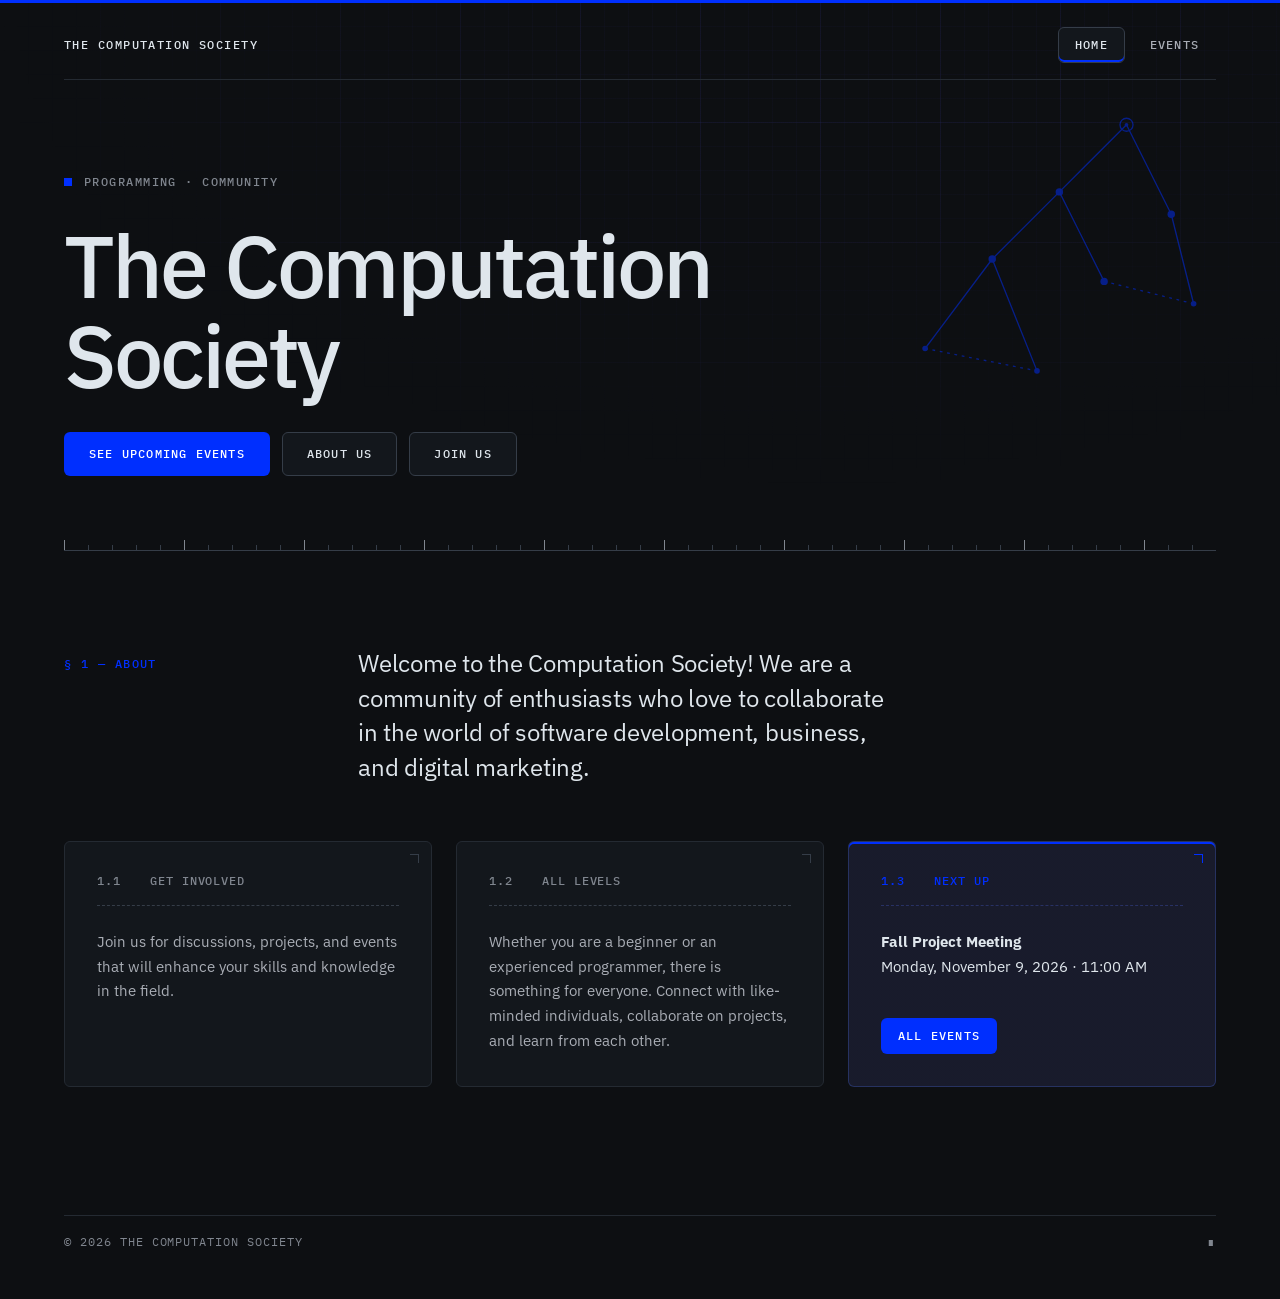
<file: site/index.html>
<!DOCTYPE html>
<html lang="en">
<head>
    <meta charset="UTF-8">
    <meta name="viewport" content="width=device-width, initial-scale=1.0">
    <title>The Computation Society</title>
    <link rel="stylesheet" href="static/style.css">
    <script async src="https://tally.so/widgets/embed.js"></script>
</head>
<body>

    <header class="site-header">
        <a class="brand" href="index.html">The Computation Society</a>
        <nav class="site-nav" aria-label="Main">
            <a class="btn btn-ghost is-current" href="index.html">Home</a>
            <a class="btn btn-ghost" href="events.html">Events</a>
        </nav>
    </header>

    <main>
        <section class="hero">
            <p class="eyebrow">Programming &middot; Community</p>
            <h1>The Computation Society</h1>
            <div class="button-row">
                <a class="btn btn-primary" href="events.html">See upcoming events</a>
                <a class="btn btn-secondary" href="#about">About us</a>
                <button type="button" class="btn btn-secondary" data-tally-open="aOOa29" data-tally-hide-title="1" data-tally-emoji-text="╰(*°▽°*)╯" data-tally-emoji-animation="bounce" data-tally-auto-close="1000">Join us</button>
            </div>
            <div class="ruler" aria-hidden="true"></div>
        </section>

        <section class="section" id="about">
            <p class="section-label">&sect; 1 &mdash; About</p>
            <p class="lead">Welcome to the Computation Society! We are a community of enthusiasts who love to collaborate in the world of software development, business, and digital marketing.</p>

            <div class="cards">
                <article class="card">
                    <p class="card-label">1.1 &emsp; Get involved</p>
                    <p>Join us for discussions, projects, and events that will enhance your skills and knowledge in the field.</p>
                </article>
                <article class="card">
                    <p class="card-label">1.2 &emsp; All levels</p>
                    <p>Whether you are a beginner or an experienced programmer, there is something for everyone. Connect with like-minded individuals, collaborate on projects, and learn from each other.</p>
                </article>
                <article class="card card-featured">
                    <p class="card-label">1.3 &emsp; Next up</p>
                    <p><strong>Fall Project Meeting</strong><br>Monday, November 9, 2026 &middot; 11:00 AM</p>
                    <a class="btn btn-primary btn-small" href="events.html">All events</a>
                </article>
            </div>
        </section>

    </main>

    <footer class="site-footer">
        <span>&copy; 2026 The Computation Society</span>
        <span aria-hidden="true">&#8718;</span>
    </footer>

</body>
</html>
</file>
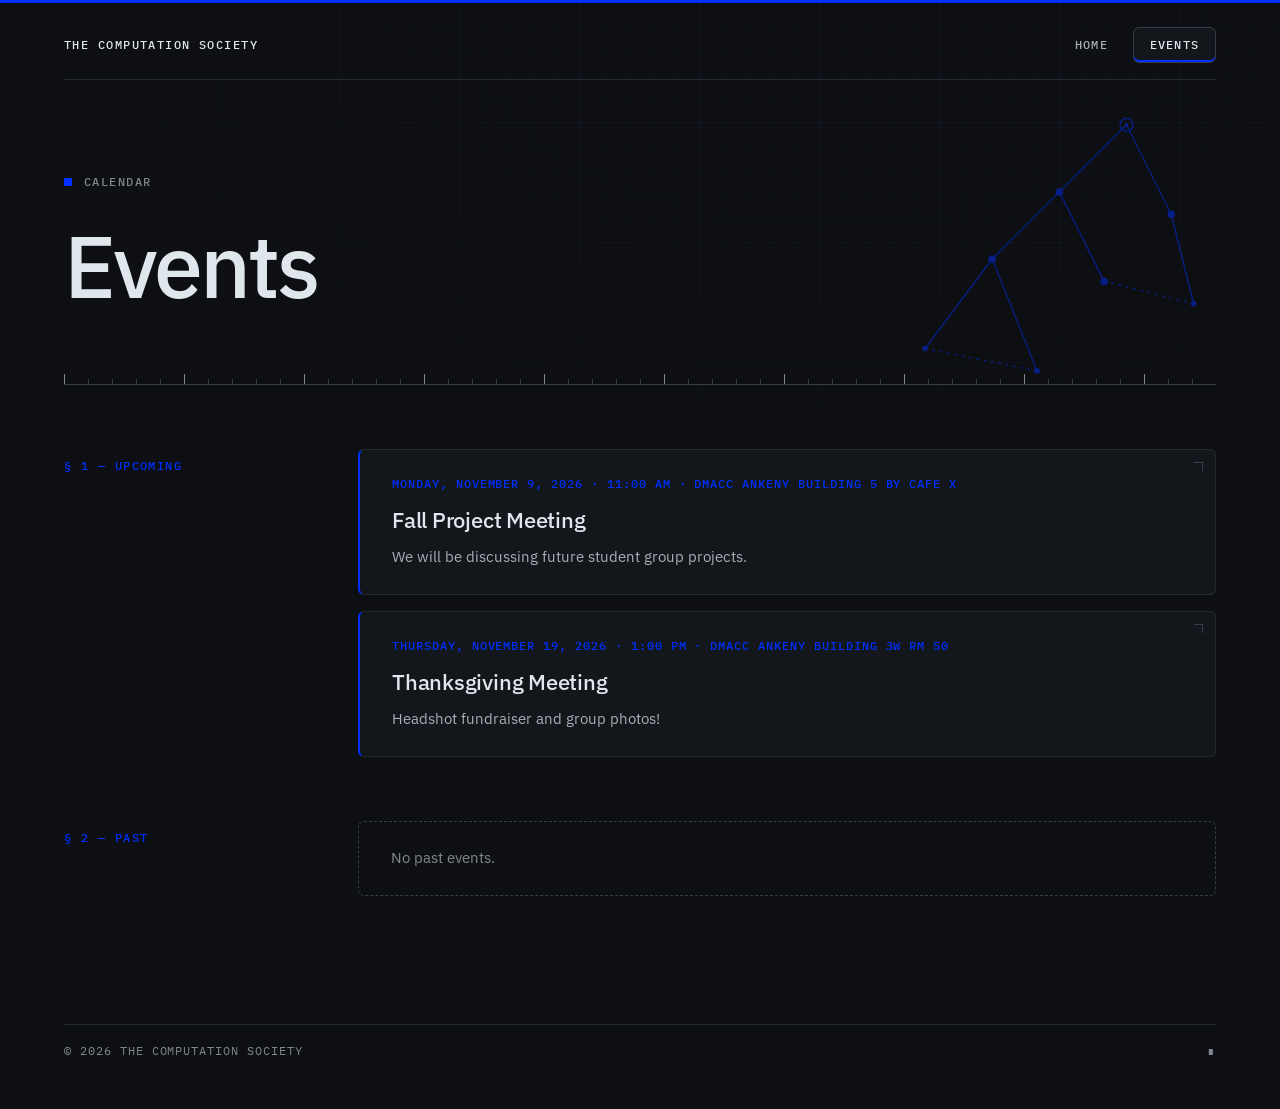
<file: site/events.html>
<!DOCTYPE html>
<html lang="en">
<head>
    <meta charset="UTF-8">
    <meta name="viewport" content="width=device-width, initial-scale=1.0">
    <title>Events | The Computation Society</title>
    <link rel="stylesheet" href="static/style.css">
    <script async src="https://tally.so/widgets/embed.js"></script>
</head>
<body>

    <header class="site-header">
        <a class="brand" href="index.html">The Computation Society</a>
        <nav class="site-nav" aria-label="Main">
            <a class="btn btn-ghost" href="index.html">Home</a>
            <a class="btn btn-ghost is-current" href="events.html">Events</a>
        </nav>
    </header>

    <main>
        <section class="hero hero-compact">
            <p class="eyebrow">Calendar</p>
            <h1>Events</h1>
            <div class="ruler" aria-hidden="true"></div>
        </section>

        <section class="section">
            <p class="section-label">&sect; 1 &mdash; Upcoming</p>
            <div class="event-list">
                <article class="event">
                    <time class="event-date" datetime="2026-11-09">Monday, November 9, 2026 &middot; 11:00 AM &middot; DMACC Ankeny Building 5 by Cafe X</time>
                    <h2 class="event-title">Fall Project Meeting</h2>
                    <p class="event-description">We will be discussing future student group projects.</p>
                </article>
                <article class="event">
                    <time class="event-date" datetime="2026-11-19">Thursday, November 19, 2026 &middot; 1:00 PM &middot; DMACC Ankeny Building 3W RM 50</time>
                    <h2 class="event-title">Thanksgiving Meeting</h2>
                    <p class="event-description">Headshot fundraiser and group photos!</p>
                </article>
            </div>
        </section>

        <section class="section">
            <p class="section-label">&sect; 2 &mdash; Past</p>
            <div class="event-list event-list-past">
                <p class="empty">No past events.</p>
            </div>
        </section>

    </main>

    <footer class="site-footer">
        <span>&copy; 2026 The Computation Society</span>
        <span aria-hidden="true">&#8718;</span>
    </footer>

</body>
</html>
</file>
<file: site/static/style.css>
/* ==========================================================================
   The Computation Society — stylesheet
   --------------------------------------------------------------------------
   Pages are generated by events.py from templates/; see README.md.
   ========================================================================== */

@import url("https://fonts.googleapis.com/css2?family=IBM+Plex+Mono:wght@400;500&family=IBM+Plex+Sans:wght@400;500;600&display=swap");

/* 1. Design tokens
   ========================================================================== */

:root {
  color-scheme: dark;

  /* Color */
  --bg: #0d0f12;
  --surface: #13171c;
  --surface-hover: #181d24;
  --text: #dfe6ec;
  --text-muted: #a9adb5;
  --text-subtle: #80868f;
  --border: #242a32;
  --border-strong: #353d48;
  --accent: #002ffe;
  --accent-hover: #2344d5;
  --accent-soft: rgba(83, 76, 223, 0.08);
  --grid-minor: rgba(83, 76, 223, 0.035);
  --grid-major: rgba(83, 76, 223, 0.07);

  /* Type */
  --font-sans: "IBM Plex Sans", ui-sans-serif, system-ui, -apple-system, "Segoe UI", Roboto, "Helvetica Neue", Arial, sans-serif;
  --font-mono: "IBM Plex Mono", ui-monospace, SFMono-Regular, Menlo, Consolas, "Liberation Mono", monospace;

  --fs-display: clamp(2.5rem, 1.2rem + 5.4vw, 5.75rem);
  --fs-lead: clamp(1.1875rem, 1.05rem + 0.55vw, 1.5rem);
  --fs-body: 1.0625rem;
  --fs-small: 0.9375rem;
  --fs-label: 0.75rem;

  --lh-tight: 1.02;
  --lh-snug: 1.45;
  --lh-body: 1.65;

  /* Spacing scale (4px base) */
  --space-1: 0.25rem;
  --space-2: 0.5rem;
  --space-3: 0.75rem;
  --space-4: 1rem;
  --space-5: 1.5rem;
  --space-6: 2rem;
  --space-7: 3rem;
  --space-8: 4rem;
  --space-9: 6rem;
  --space-10: 8rem;

  /* Layout */
  --max-width: 72rem;
  --gutter: clamp(1.25rem, 4vw, 3rem);
  --radius: 6px;
  --radius-sm: 3px;

  /* Motion */
  --ease: cubic-bezier(0.2, 0.7, 0.2, 1);
  --dur-fast: 150ms;
  --dur: 250ms;
  --dur-reveal: 700ms;
}

/* 2. Base
   ========================================================================== */

*,
*::before,
*::after {
  box-sizing: border-box;
}

html {
  background: var(--bg);
  border-top: 3px solid var(--accent);
  -webkit-text-size-adjust: 100%;
  text-size-adjust: 100%;
  scrollbar-color: var(--border-strong) var(--bg);
}

body {
  position: relative;
  min-height: 100vh;
  margin: 0;
  padding-block: var(--space-5) var(--space-7);
  overflow-x: hidden;

  display: grid;
  grid-template-columns:
    [full-start] minmax(var(--gutter), 1fr)
    [content-start] minmax(0, var(--max-width))
    [content-end] minmax(var(--gutter), 1fr)
    [full-end];
  align-content: start;

  background: var(--bg);
  color: var(--text);
  font-family: var(--font-sans);
  font-size: var(--fs-body);
  line-height: var(--lh-body);
  font-kerning: normal;
  -webkit-font-smoothing: antialiased;
  -moz-osx-font-smoothing: grayscale;
}

body > * {
  grid-column: content;
  position: relative;
  z-index: 1;
}

::selection {
  background: var(--accent);
  color: var(--bg);
}

a {
  color: var(--accent);
  text-decoration-thickness: 1px;
  text-underline-offset: 0.2em;
  transition: color var(--dur-fast) var(--ease);
}

a:hover {
  color: var(--accent-hover);
}

:focus-visible {
  outline: 2px solid var(--accent);
  outline-offset: 3px;
  border-radius: var(--radius-sm);
}

/* 3. Background texture — coordinate grid + graph structure
   ========================================================================== */

/* Fine coordinate grid that fades out below the hero */
body::before {
  content: "";
  position: absolute;
  inset: 0 0 auto 0;
  height: min(52rem, 100vh);
  z-index: 0;
  pointer-events: none;
  background-image:
    linear-gradient(var(--grid-major) 1px, transparent 1px),
    linear-gradient(90deg, var(--grid-major) 1px, transparent 1px),
    linear-gradient(var(--grid-minor) 1px, transparent 1px),
    linear-gradient(90deg, var(--grid-minor) 1px, transparent 1px);
  background-size: 120px 120px, 120px 120px, 24px 24px, 24px 24px;
  background-position: center -1px;
  -webkit-mask-image: radial-gradient(ellipse 85% 75% at 65% 0%, #000 25%, transparent 78%);
  mask-image: radial-gradient(ellipse 85% 75% at 65% 0%, #000 25%, transparent 78%);
}

/* A small tree/graph plotted on the grid, top right of the hero */
body::after {
  content: "";
  position: absolute;
  top: clamp(var(--space-7), 6vw, var(--space-9));
  right: max(var(--gutter), calc((100% - var(--max-width)) / 2));
  width: clamp(15rem, 28vw, 24rem);
  aspect-ratio: 1;
  z-index: 0;
  pointer-events: none;
  background: var(--accent);
  opacity: 0.5;
  -webkit-mask: url("data:image/svg+xml,%3Csvg xmlns='http://www.w3.org/2000/svg' viewBox='0 0 384 384' fill='none' stroke='black' stroke-width='1.4'%3E%3Cpath d='M288 48 L216 120 M288 48 L336 144 M216 120 L144 192 M216 120 L264 216 M144 192 L72 288 M144 192 L192 312 M336 144 L360 240'/%3E%3Cpath d='M264 216 L360 240 M72 288 L192 312' stroke-dasharray='3 5'/%3E%3Ccircle cx='288' cy='48' r='7'/%3E%3Cg fill='black' stroke='none'%3E%3Ccircle cx='216' cy='120' r='4'/%3E%3Ccircle cx='336' cy='144' r='4'/%3E%3Ccircle cx='144' cy='192' r='4'/%3E%3Ccircle cx='264' cy='216' r='4'/%3E%3Ccircle cx='72' cy='288' r='3'/%3E%3Ccircle cx='192' cy='312' r='3'/%3E%3Ccircle cx='360' cy='240' r='3'/%3E%3Ccircle cx='288' cy='48' r='2'/%3E%3C/g%3E%3C/svg%3E") center / contain no-repeat;
  mask: url("data:image/svg+xml,%3Csvg xmlns='http://www.w3.org/2000/svg' viewBox='0 0 384 384' fill='none' stroke='black' stroke-width='1.4'%3E%3Cpath d='M288 48 L216 120 M288 48 L336 144 M216 120 L144 192 M216 120 L264 216 M144 192 L72 288 M144 192 L192 312 M336 144 L360 240'/%3E%3Cpath d='M264 216 L360 240 M72 288 L192 312' stroke-dasharray='3 5'/%3E%3Ccircle cx='288' cy='48' r='7'/%3E%3Cg fill='black' stroke='none'%3E%3Ccircle cx='216' cy='120' r='4'/%3E%3Ccircle cx='336' cy='144' r='4'/%3E%3Ccircle cx='144' cy='192' r='4'/%3E%3Ccircle cx='264' cy='216' r='4'/%3E%3Ccircle cx='72' cy='288' r='3'/%3E%3Ccircle cx='192' cy='312' r='3'/%3E%3Ccircle cx='360' cy='240' r='3'/%3E%3Ccircle cx='288' cy='48' r='2'/%3E%3C/g%3E%3C/svg%3E") center / contain no-repeat;
}

/* 4. Header, navigation and footer
   ========================================================================== */

.site-header {
  display: flex;
  flex-wrap: wrap;
  align-items: center;
  justify-content: space-between;
  gap: var(--space-4);
  padding-bottom: var(--space-4);
  margin-bottom: clamp(var(--space-7), 9vw, var(--space-9));
  border-bottom: 1px solid var(--border);
}

.brand {
  font-family: var(--font-mono);
  font-size: var(--fs-label);
  font-weight: 500;
  letter-spacing: 0.12em;
  text-transform: uppercase;
  text-decoration: none;
  color: var(--text);
}

.brand:hover {
  color: var(--text);
}

.site-nav {
  display: flex;
  gap: var(--space-2);
}

.site-footer {
  display: flex;
  justify-content: space-between;
  margin-top: var(--space-8);
  padding-top: var(--space-4);
  border-top: 1px solid var(--border);
  font-family: var(--font-mono);
  font-size: var(--fs-label);
  letter-spacing: 0.08em;
  text-transform: uppercase;
  color: var(--text-subtle);
}

/* 5. Buttons
   ========================================================================== */

.btn {
  display: inline-flex;
  align-items: center;
  justify-content: center;
  gap: var(--space-2);
  min-height: 2.75rem;
  padding: var(--space-2) var(--space-5);

  font-family: var(--font-mono);
  font-size: var(--fs-label);
  font-weight: 500;
  line-height: 1;
  letter-spacing: 0.1em;
  text-transform: uppercase;
  text-decoration: none;
  white-space: nowrap;

  border: 1px solid transparent;
  border-radius: var(--radius);
  cursor: pointer;
  transition:
    transform var(--dur-fast) var(--ease),
    background-color var(--dur-fast) var(--ease),
    border-color var(--dur-fast) var(--ease),
    color var(--dur-fast) var(--ease);
}

.btn:hover {
  transform: translateY(-1px);
}

.btn:active {
  transform: none;
}

.btn-primary {
  background: var(--accent);
  color: #fff;
}

.btn-primary:hover {
  background: var(--accent-hover);
  color: #fff;
}

.btn-secondary {
  background: var(--surface);
  border-color: var(--border-strong);
  color: var(--text);
}

.btn-secondary:hover {
  background: var(--surface-hover);
  border-color: var(--accent);
  color: var(--text);
}

.btn-ghost {
  min-height: 2.25rem;
  padding-inline: var(--space-4);
  color: var(--text-muted);
}

.btn-ghost:hover {
  border-color: var(--border-strong);
  color: var(--text);
}

.btn-ghost.is-current {
  border-color: var(--border-strong);
  background: var(--surface);
  color: var(--text);
  box-shadow: inset 0 -2px 0 var(--accent);
}

.btn-small {
  min-height: 2.25rem;
  padding-inline: var(--space-4);
  align-self: flex-start;
}

.button-row {
  display: flex;
  flex-wrap: wrap;
  gap: var(--space-3);
  margin-top: var(--space-6);
}

/* 6. Hero
   ========================================================================== */

.hero {
  margin-bottom: clamp(var(--space-8), 8vw, var(--space-9));
}

.eyebrow {
  display: flex;
  align-items: center;
  gap: var(--space-3);
  margin: 0 0 var(--space-6);

  font-family: var(--font-mono);
  font-size: var(--fs-label);
  font-weight: 500;
  line-height: 1;
  letter-spacing: 0.12em;
  text-transform: uppercase;
  color: var(--text-subtle);
}

/* Small accent square marker before the label */
.eyebrow::before {
  content: "";
  width: var(--space-2);
  height: var(--space-2);
  background: var(--accent);
}

.hero h1 {
  max-width: 15ch;
  margin: 0;
  font-size: var(--fs-display);
  font-weight: 500;
  line-height: var(--lh-tight);
  letter-spacing: -0.035em;
  color: var(--text);
  text-wrap: balance;
}

.hero-compact {
  margin-bottom: var(--space-8);
}

/* Measurement ruler under the heading */
.ruler {
  height: 11px;
  margin-top: clamp(var(--space-6), 5vw, var(--space-8));
  border-bottom: 1px solid var(--border-strong);
  background:
    repeating-linear-gradient(90deg, var(--text-subtle) 0 1px, transparent 1px 120px) left bottom / 100% 11px no-repeat,
    repeating-linear-gradient(90deg, var(--border-strong) 0 1px, transparent 1px 24px) left bottom / 100% 5px no-repeat;
  transform-origin: left center;
}

/* 7. Sections
   ========================================================================== */

.section {
  display: grid;
  grid-template-columns: repeat(12, minmax(0, 1fr));
  column-gap: var(--space-5);
  row-gap: var(--space-5);
  margin-bottom: var(--space-8);
  scroll-margin-top: var(--space-6);
}

.section-label {
  grid-column: 1 / span 3;
  margin: 0;
  padding-top: 0.55em;

  font-family: var(--font-mono);
  font-size: var(--fs-label);
  font-weight: 500;
  letter-spacing: 0.12em;
  text-transform: uppercase;
  color: var(--accent);
}

.lead {
  grid-column: 4 / span 8;
  max-width: 38ch;
  margin: 0 0 var(--space-6);

  font-size: var(--fs-lead);
  line-height: var(--lh-snug);
  letter-spacing: -0.01em;
  color: var(--text);
  text-wrap: pretty;
}

/* 8. Cards
   ========================================================================== */

.cards {
  grid-column: 1 / -1;
  display: grid;
  grid-template-columns: repeat(3, minmax(0, 1fr));
  gap: var(--space-5);
}

.card {
  position: relative;
  display: flex;
  flex-direction: column;
  gap: var(--space-5);
  padding: var(--space-6);

  background: var(--surface);
  border: 1px solid var(--border);
  border-radius: var(--radius);
  color: var(--text-muted);
  font-size: var(--fs-small);
  line-height: var(--lh-body);
  text-wrap: pretty;

  transition:
    transform var(--dur) var(--ease),
    background-color var(--dur) var(--ease),
    border-color var(--dur) var(--ease);
}

.card p {
  margin: 0;
}

.card-label {
  padding-bottom: var(--space-4);
  border-bottom: 1px dashed var(--border-strong);

  font-family: var(--font-mono);
  font-size: var(--fs-label);
  font-weight: 500;
  line-height: 1.2;
  letter-spacing: 0.08em;
  text-transform: uppercase;
  color: var(--text-subtle);
  transition: color var(--dur) var(--ease);
}

/* Registration mark in the corner, like a technical drawing */
.card::after,
.event::after {
  content: "";
  position: absolute;
  top: var(--space-3);
  right: var(--space-3);
  width: 9px;
  height: 9px;
  border-top: 1px solid var(--border-strong);
  border-right: 1px solid var(--border-strong);
  transition: border-color var(--dur) var(--ease);
}

.card:hover,
.event:hover {
  transform: translateY(-2px);
  background: var(--surface-hover);
  border-color: var(--border-strong);
}

.card:hover::after,
.event:hover::after {
  border-color: var(--accent);
}

.card:hover .card-label {
  color: var(--text-muted);
}

/* Featured card — the next meeting */
.card-featured {
  background:
    linear-gradient(var(--accent-soft), var(--accent-soft)),
    var(--surface);
  border-color: rgba(76, 107, 233, 0.28);
  box-shadow: inset 0 2px 0 var(--accent);
  color: var(--text);
}

.card-featured .card-label,
.card-featured:hover .card-label {
  color: var(--accent);
  border-bottom-color: rgba(76, 100, 233, 0.3);
}

.card-featured::after {
  border-color: var(--accent);
}

.card-featured:hover {
  background:
    linear-gradient(rgba(76, 94, 233, 0.12), rgba(76, 107, 233, 0.12)),
    var(--surface-hover);
  border-color: rgba(76, 107, 233, 0.45);
}

.card-featured .btn {
  margin-top: auto;
}

/* 9. Events
   ========================================================================== */

.event-list {
  grid-column: 4 / span 9;
  display: flex;
  flex-direction: column;
  gap: var(--space-4);
}

.event {
  position: relative;
  display: flex;
  flex-direction: column;
  gap: var(--space-3);
  padding: var(--space-5) var(--space-6);

  background: var(--surface);
  border: 1px solid var(--border);
  border-left: 2px solid var(--accent);
  border-radius: var(--radius);
  transition:
    transform var(--dur) var(--ease),
    background-color var(--dur) var(--ease),
    border-color var(--dur) var(--ease);
}

.event-date {
  font-family: var(--font-mono);
  font-size: var(--fs-label);
  font-weight: 500;
  letter-spacing: 0.08em;
  text-transform: uppercase;
  color: var(--accent);
}

.event-title {
  margin: 0;
  font-size: 1.375rem;
  font-weight: 500;
  line-height: 1.25;
  letter-spacing: -0.01em;
  color: var(--text);
}

.event-description {
  margin: 0;
  max-width: 60ch;
  font-size: var(--fs-small);
  color: var(--text-muted);
}

.event-past {
  border-left-color: var(--border-strong);
}

.event-past .event-date {
  color: var(--text-subtle);
}

.event-past .event-title {
  color: var(--text-muted);
}

.empty {
  margin: 0;
  padding: var(--space-5) var(--space-6);
  border: 1px dashed var(--border-strong);
  border-radius: var(--radius);
  color: var(--text-subtle);
  font-size: var(--fs-small);
}

/* 10. Motion — load reveal
   ========================================================================== */

@keyframes reveal {
  from {
    opacity: 0;
    transform: translateY(12px);
  }
  to {
    opacity: 1;
    transform: none;
  }
}

@keyframes fade {
  from { opacity: 0; }
}

@keyframes draw {
  from { transform: scaleX(0); }
}

body::before,
body::after {
  animation: fade 1200ms var(--ease) both;
}

.eyebrow       { animation: reveal var(--dur-reveal) var(--ease) both; }
.hero h1       { animation: reveal var(--dur-reveal) var(--ease) 60ms both; }
.button-row    { animation: reveal var(--dur-reveal) var(--ease) 160ms both; }
.ruler         { animation: draw 1100ms var(--ease) 250ms both; }
.section-label,
.lead          { animation: reveal var(--dur-reveal) var(--ease) 300ms both; }
.card,
.event,
.empty         { animation: reveal var(--dur-reveal) var(--ease) 420ms both; }
.card:nth-child(2),
.event:nth-child(2) { animation-delay: 500ms; }
.card:nth-child(3),
.event:nth-child(n + 3) { animation-delay: 580ms; }

/* 11. Responsive
   ========================================================================== */

/* ≤ 1199px — slightly tighter section gutters */
@media (max-width: 74.9375em) {
  .section,
  .cards {
    column-gap: var(--space-4);
    row-gap: var(--space-4);
  }
}

/* ≤ 991px — two-column cards, featured card spans full width */
@media (max-width: 61.9375em) {
  .section-label {
    grid-column: 1 / -1;
    padding-top: 0;
  }

  .lead,
  .event-list {
    grid-column: 1 / -1;
  }

  .lead {
    max-width: 34ch;
  }

  .cards {
    grid-template-columns: repeat(2, minmax(0, 1fr));
  }

  .card-featured {
    grid-column: 1 / -1;
  }

  body::after {
    opacity: 0.32;
  }
}

/* ≤ 767px — single column, graph removed so it never sits behind text */
@media (max-width: 47.9375em) {
  :root {
    --fs-body: 1rem;
  }

  body::after {
    display: none;
  }

  body::before {
    background-size: 96px 96px, 96px 96px, 24px 24px, 24px 24px;
    -webkit-mask-image: radial-gradient(ellipse 120% 80% at 50% 0%, #000 20%, transparent 75%);
    mask-image: radial-gradient(ellipse 120% 80% at 50% 0%, #000 20%, transparent 75%);
  }

  .cards {
    grid-template-columns: minmax(0, 1fr);
  }

  .card,
  .event {
    padding: var(--space-5);
  }

  .lead {
    margin-bottom: var(--space-4);
  }
}

/* ≤ 479px — small phones */
@media (max-width: 29.9375em) {
  .hero h1 {
    letter-spacing: -0.03em;
  }

  .eyebrow {
    margin-bottom: var(--space-5);
    letter-spacing: 0.08em;
  }

  .ruler {
    background-size: 100% 9px, 100% 4px;
    height: 9px;
  }

  .lead {
    max-width: none;
  }

  .button-row .btn {
    flex: 1 1 auto;
  }
}

/* 12. Accessibility preferences
   ========================================================================== */

@media (prefers-reduced-motion: reduce) {
  *,
  *::before,
  *::after {
    animation: none !important;
    transition-duration: 0.01ms !important;
  }

  .card:hover,
  .event:hover,
  .btn:hover {
    transform: none;
  }
}

@media (forced-colors: active) {
  body::before,
  body::after,
  .ruler {
    display: none;
  }

  .card,
  .event,
  .btn {
    border: 1px solid CanvasText;
  }
}
</file>
